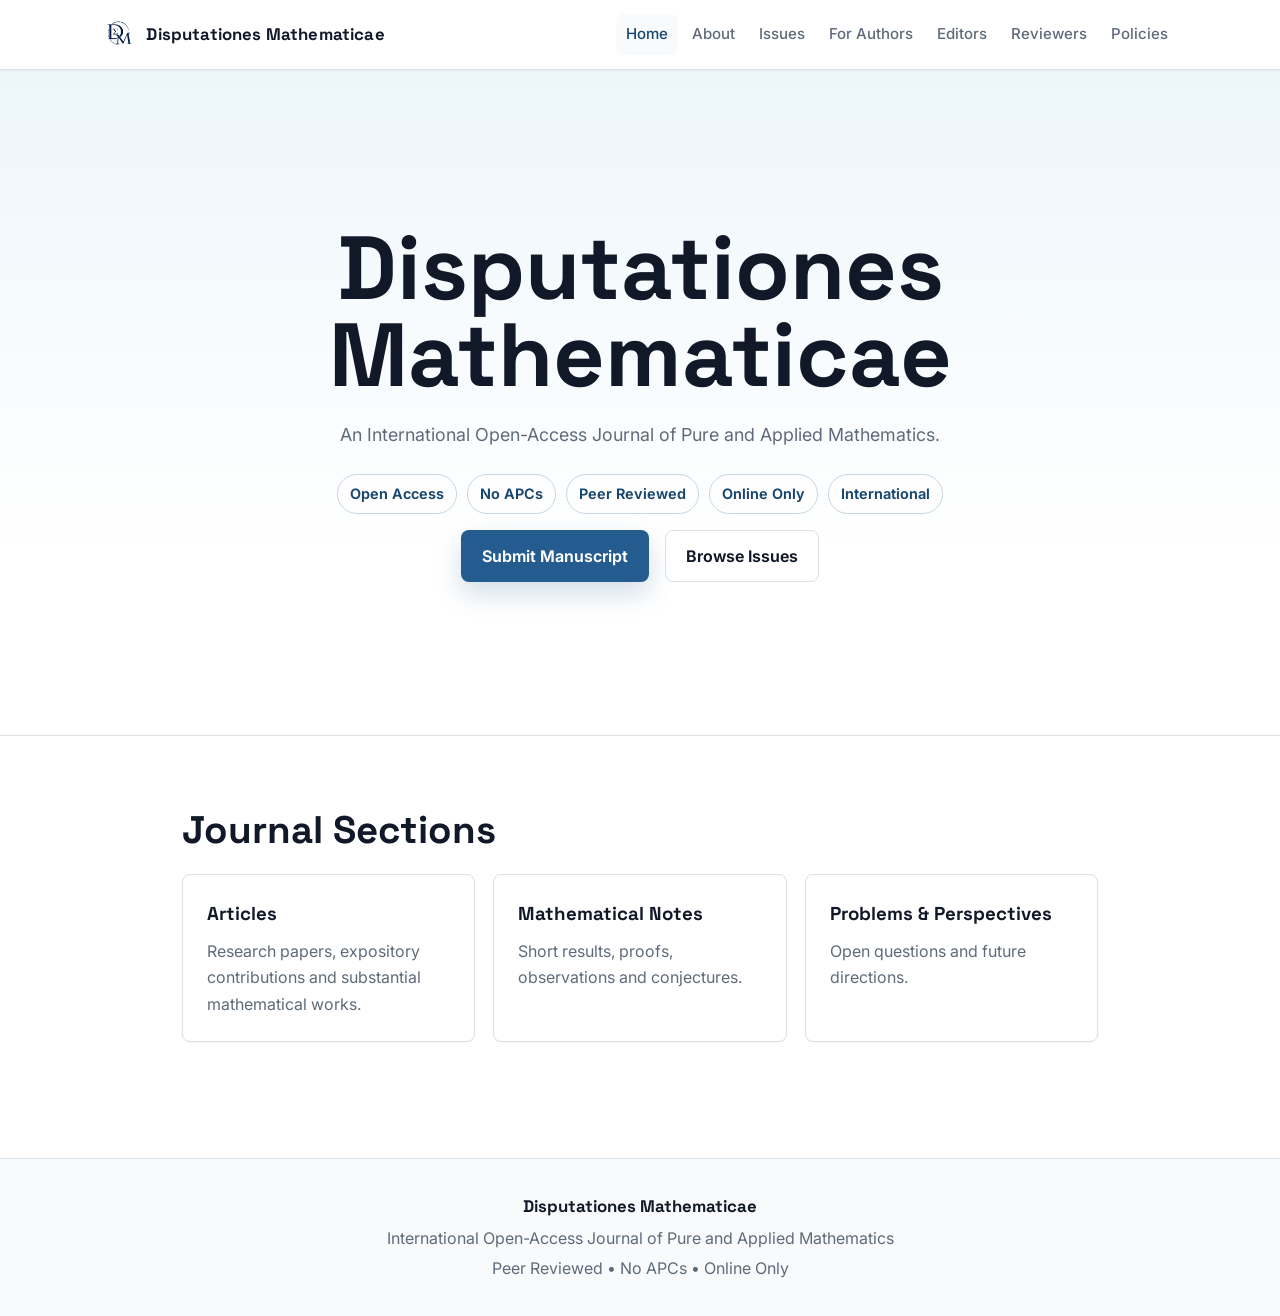
<file: index.html>
<!DOCTYPE html>
<html>
<head>
<meta name="google-site-verification" content="Rctnbd3dW9zkeMqwvPQSMzKxIvDn0W62sc-aDgZRasc" />
<script async src="https://pagead2.googlesyndication.com/pagead/js/adsbygoogle.js?client=ca-pub-8609435449754647"
crossorigin="anonymous"></script>
<meta charset='utf-8'>
<meta name='viewport' content='width=device-width,initial-scale=1'>
<title>Disputationes Mathematicae</title>
<link rel='icon' href='icon.ico' sizes='any'>
<link rel='apple-touch-icon' href='icon.png'>
<link rel='stylesheet' href='style.css'>
</head>
<body>
<div class="nav">
<div class="logo"><img src="icon.png" alt="" aria-hidden="true">Disputationes Mathematicae</div>
<div>
<a href="index.html">Home</a>
<a href="about.html">About</a>
<a href="issues.html">Issues</a>
<a href="authors.html">For Authors</a>
<a href="editors.html">Editors</a>
<a href="reviewers.html">Reviewers</a>
<a href="policies.html">Policies</a>
</div>
</div>

<section class='hero'>
<div>
<h1>Disputationes Mathematicae</h1>
<p>An International Open-Access Journal of Pure and Applied Mathematics.</p>
<div class="journal-badges">
<span>Open Access</span>
<span>No APCs</span>
<span>Peer Reviewed</span>
<span>Online Only</span>
<span>International</span>
</div>
<a class='btn primary' href='authors.html'>Submit Manuscript</a>
<a class='btn secondary' href='issues.html'>Browse Issues</a>
</div>
</section>
<section class='wrap'>
<h2>Journal Sections</h2>
<div class='cards'>
<div class='card'><h3>Articles</h3><p>Research papers, expository contributions and substantial mathematical works.</p></div>
<div class='card'><h3>Mathematical Notes</h3><p>Short results, proofs, observations and conjectures.</p></div>
<div class='card'><h3>Problems & Perspectives</h3><p>Open questions and future directions.</p></div>
</div>
</section>
<footer>
<p>Disputationes Mathematicae</p>
<p>International Open-Access Journal of Pure and Applied Mathematics</p>
<p>Peer Reviewed &bull; No APCs &bull; Online Only</p>
</footer>
<script src='script.js'></script>
</body>
</html>
</file>
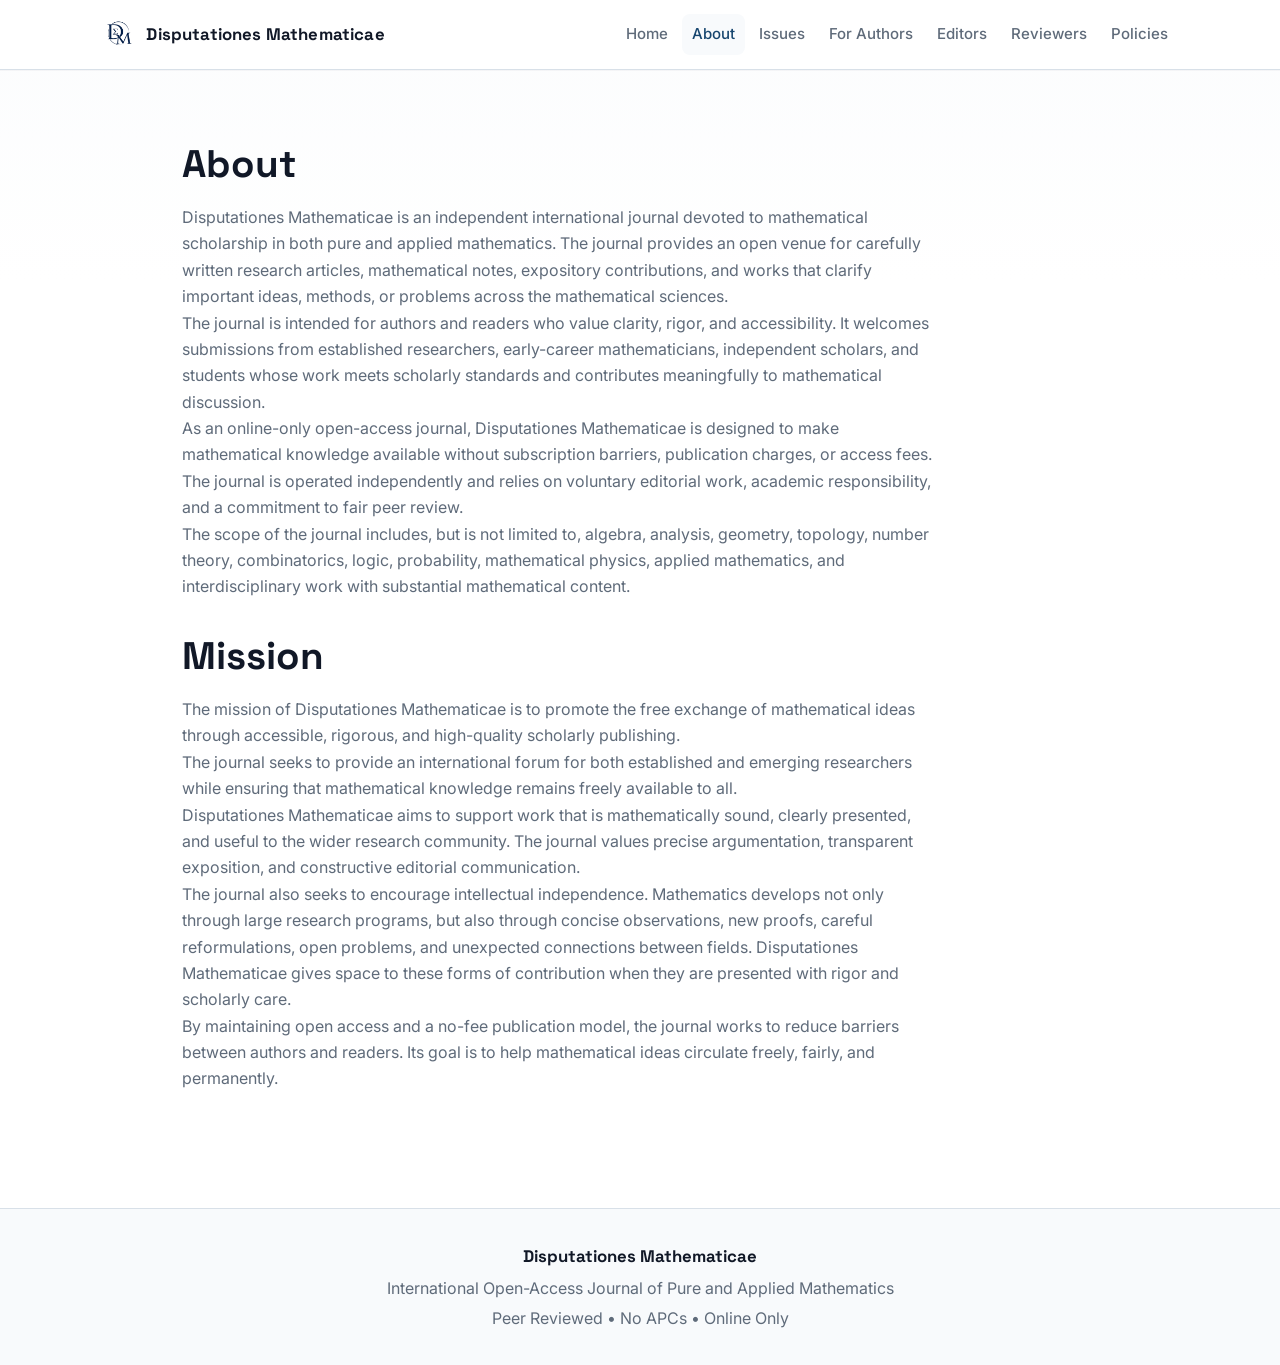
<file: about.html>
<!DOCTYPE html>
<html>
<head>
<script async src="https://pagead2.googlesyndication.com/pagead/js/adsbygoogle.js?client=ca-pub-8609435449754647"
crossorigin="anonymous"></script>
<meta charset='utf-8'>
<meta name='viewport' content='width=device-width,initial-scale=1'>
<title>About</title>
<link rel='icon' href='icon.ico' sizes='any'>
<link rel='apple-touch-icon' href='icon.png'>
<link rel='stylesheet' href='style.css'>
</head>
<body>
<div class="nav">
<div class="logo"><img src="icon.png" alt="" aria-hidden="true">Disputationes Mathematicae</div>
<div>
<a href="index.html">Home</a>
<a href="about.html">About</a>
<a href="issues.html">Issues</a>
<a href="authors.html">For Authors</a>
<a href="editors.html">Editors</a>
<a href="reviewers.html">Reviewers</a>
<a href="policies.html">Policies</a>
</div>
</div>
<section class='wrap'>
<div class='content-section'>
<h2>About</h2>
<p>Disputationes Mathematicae is an independent international journal devoted to mathematical scholarship in both pure and applied mathematics. The journal provides an open venue for carefully written research articles, mathematical notes, expository contributions, and works that clarify important ideas, methods, or problems across the mathematical sciences.</p>
<p>The journal is intended for authors and readers who value clarity, rigor, and accessibility. It welcomes submissions from established researchers, early-career mathematicians, independent scholars, and students whose work meets scholarly standards and contributes meaningfully to mathematical discussion.</p>
<p>As an online-only open-access journal, Disputationes Mathematicae is designed to make mathematical knowledge available without subscription barriers, publication charges, or access fees. The journal is operated independently and relies on voluntary editorial work, academic responsibility, and a commitment to fair peer review.</p>
<p>The scope of the journal includes, but is not limited to, algebra, analysis, geometry, topology, number theory, combinatorics, logic, probability, mathematical physics, applied mathematics, and interdisciplinary work with substantial mathematical content.</p>
</div>
<div class='content-section'>
<h2>Mission</h2>
<p>The mission of Disputationes Mathematicae is to promote the free exchange of mathematical ideas through accessible, rigorous, and high-quality scholarly publishing.</p>
<p>The journal seeks to provide an international forum for both established and emerging researchers while ensuring that mathematical knowledge remains freely available to all.</p>
<p>Disputationes Mathematicae aims to support work that is mathematically sound, clearly presented, and useful to the wider research community. The journal values precise argumentation, transparent exposition, and constructive editorial communication.</p>
<p>The journal also seeks to encourage intellectual independence. Mathematics develops not only through large research programs, but also through concise observations, new proofs, careful reformulations, open problems, and unexpected connections between fields. Disputationes Mathematicae gives space to these forms of contribution when they are presented with rigor and scholarly care.</p>
<p>By maintaining open access and a no-fee publication model, the journal works to reduce barriers between authors and readers. Its goal is to help mathematical ideas circulate freely, fairly, and permanently.</p>
</div>
</section>
<footer>
<p>Disputationes Mathematicae</p>
<p>International Open-Access Journal of Pure and Applied Mathematics</p>
<p>Peer Reviewed &bull; No APCs &bull; Online Only</p>
</footer>
<script src='script.js'></script>
</body>
</html>
</file>
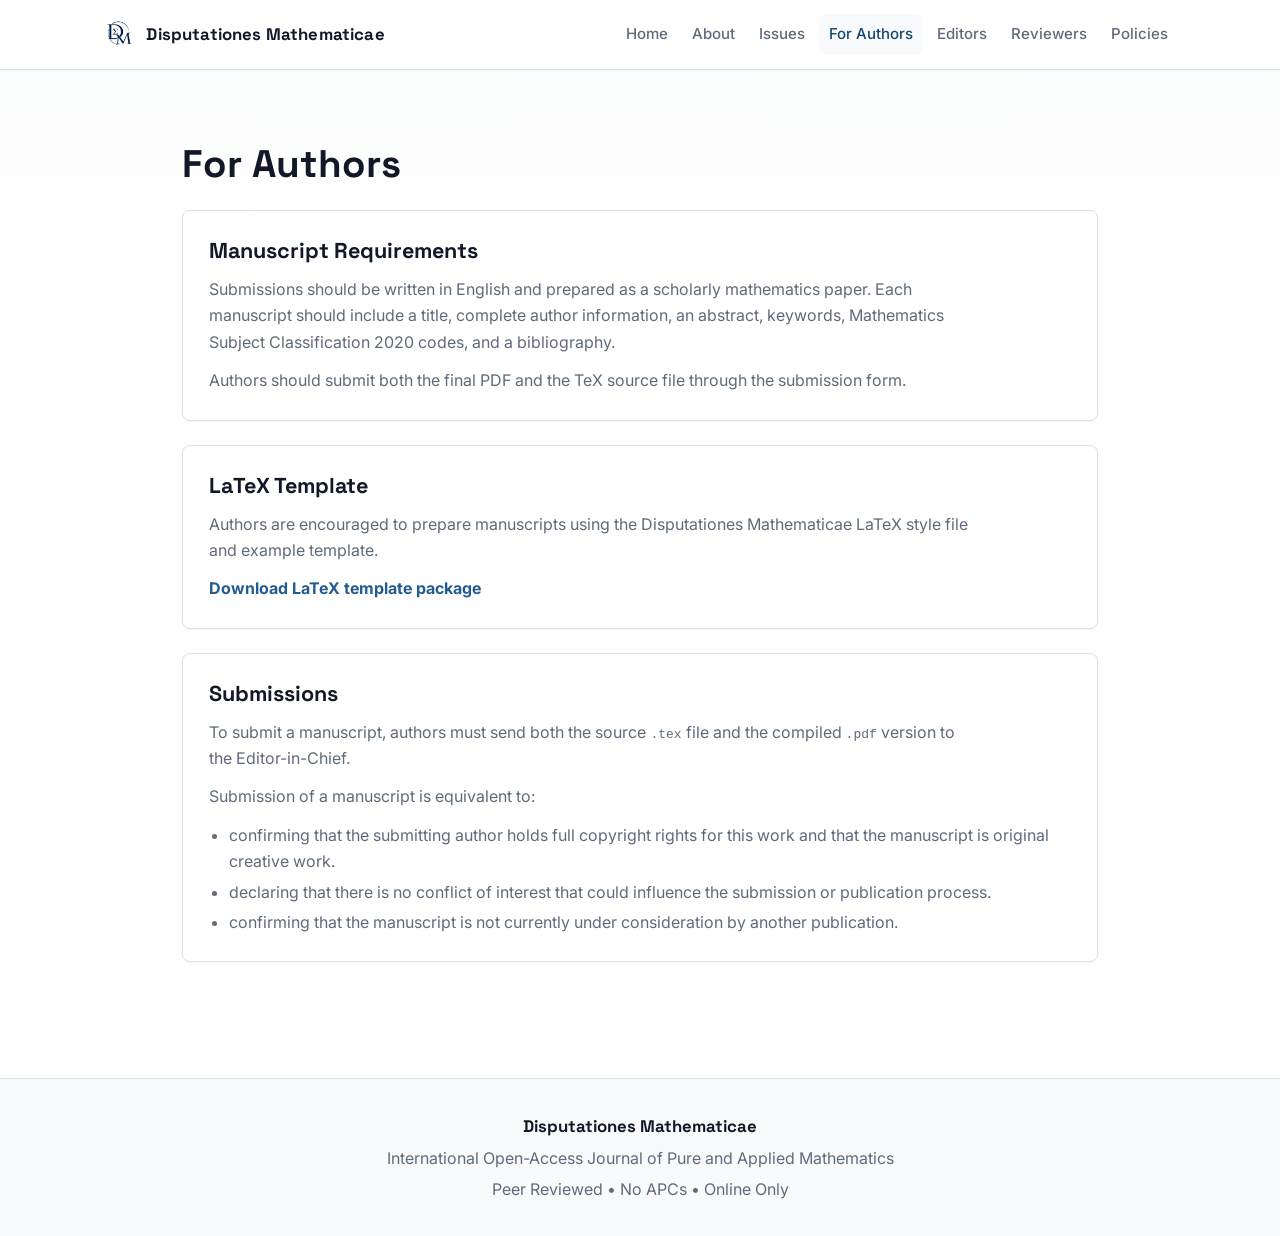
<file: authors.html>
<!DOCTYPE html>
<html>
<head>
<script async src="https://pagead2.googlesyndication.com/pagead/js/adsbygoogle.js?client=ca-pub-8609435449754647"
crossorigin="anonymous"></script>
<meta charset='utf-8'>
<meta name='viewport' content='width=device-width,initial-scale=1'>
<title>For Authors</title>
<link rel='icon' href='icon.ico' sizes='any'>
<link rel='apple-touch-icon' href='icon.png'>
<link rel='stylesheet' href='style.css'>
</head>
<body>
<div class="nav">
<div class="logo"><img src="icon.png" alt="" aria-hidden="true">Disputationes Mathematicae</div>
<div>
<a href="index.html">Home</a>
<a href="about.html">About</a>
<a href="issues.html">Issues</a>
<a href="authors.html">For Authors</a>
<a href="editors.html">Editors</a>
<a href="reviewers.html">Reviewers</a>
<a href="policies.html">Policies</a>
</div>
</div>
<section class='wrap'>
<h2>For Authors</h2>
<div class='policy-grid'>
<article class='policy-section'>
<h3>Manuscript Requirements</h3>
<p>Submissions should be written in English and prepared as a scholarly mathematics paper. Each manuscript should include a title, complete author information, an abstract, keywords, Mathematics Subject Classification 2020 codes, and a bibliography.</p>
<p>Authors should submit both the final PDF and the TeX source file through the submission form.</p>
</article>
<article class='policy-section'>
<h3>LaTeX Template</h3>
<p>Authors are encouraged to prepare manuscripts using the Disputationes Mathematicae LaTeX style file and example template.</p>
<p><a class='text-link' href='format.zip' download>Download LaTeX template package</a></p>
</article>
<article class='policy-section'>
<h3>Submissions</h3>
<p>
    To submit a manuscript, authors must send both the source <code>.tex</code> file and the compiled <code>.pdf</code> version to the Editor-in-Chief.
</p>

<p>
    Submission of a manuscript is equivalent to:
</p>

<ul>
    <li>confirming that the submitting author holds full copyright rights for this work and that the manuscript is original creative work.</li>
    <li>declaring that there is no conflict of interest that could influence the submission or publication process.</li>
    <li>confirming that the manuscript is not currently under consideration by another publication.</li>
</ul>
</article>
</div>
</section>
<footer>
<p>Disputationes Mathematicae</p>
<p>International Open-Access Journal of Pure and Applied Mathematics</p>
<p>Peer Reviewed &bull; No APCs &bull; Online Only</p>
</footer>
<script src='script.js'></script>
</body>
</html>
</file>
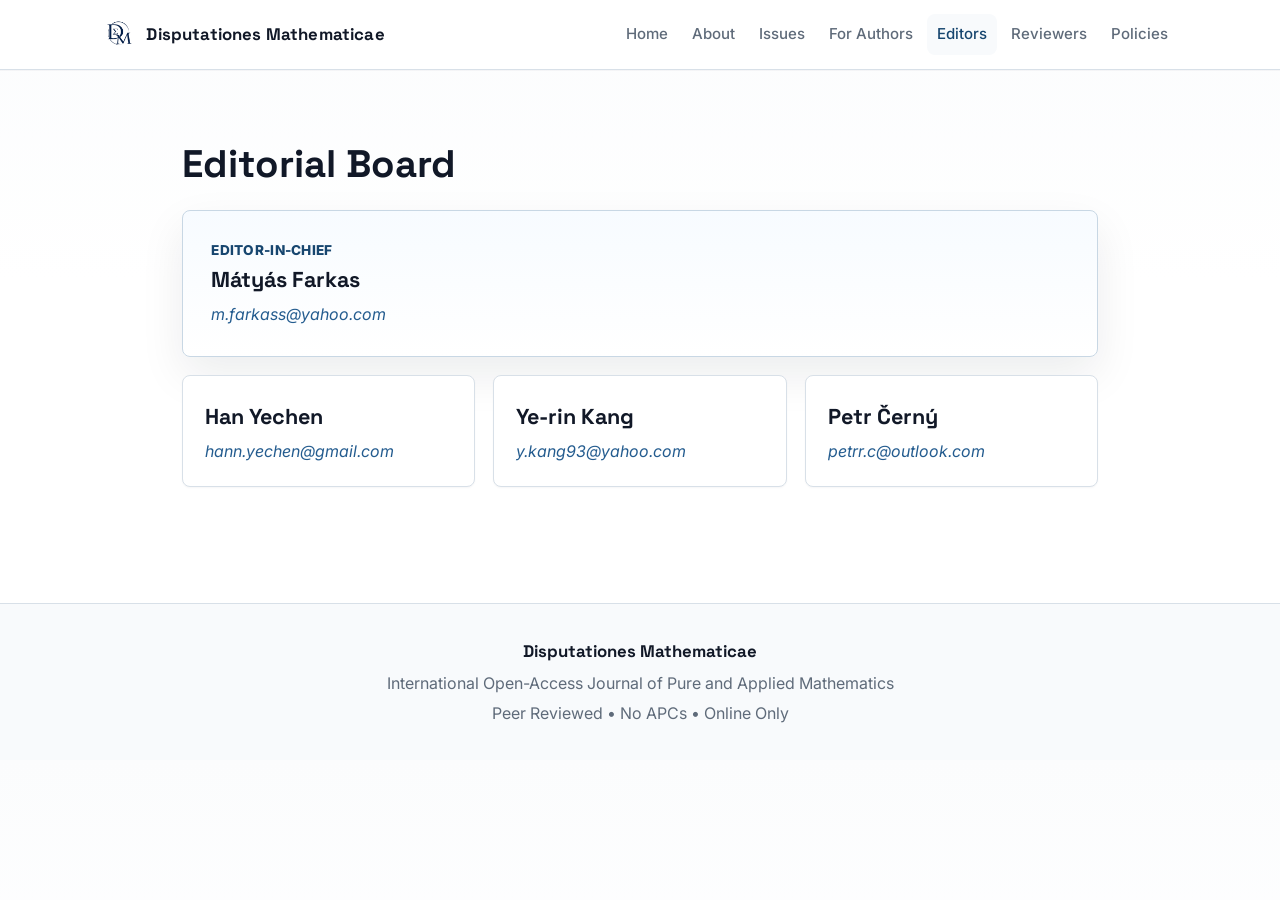
<file: editors.html>
<!DOCTYPE html>
<html>
<head>
<script async src="https://pagead2.googlesyndication.com/pagead/js/adsbygoogle.js?client=ca-pub-8609435449754647"
crossorigin="anonymous"></script>
<meta charset='utf-8'>
<meta name='viewport' content='width=device-width,initial-scale=1'>
<title>Editors</title>
<link rel='icon' href='icon.ico' sizes='any'>
<link rel='apple-touch-icon' href='icon.png'>
<link rel='stylesheet' href='style.css'>
</head>
<body>
<div class="nav">
<div class="logo"><img src="icon.png" alt="" aria-hidden="true">Disputationes Mathematicae</div>
<div>
<a href="index.html">Home</a>
<a href="about.html">About</a>
<a href="issues.html">Issues</a>
<a href="authors.html">For Authors</a>
<a href="editors.html">Editors</a>
<a href="reviewers.html">Reviewers</a>
<a href="policies.html">Policies</a>
</div>
</div>
<section class='wrap'>
<h2>Editorial Board</h2>
<div class='editor-chief'>
<p>Editor-in-Chief</p>
<h3>Mátyás Farkas</h3>
<a href='mailto:m.farkass@yahoo.com'>m.farkass@yahoo.com</a>
</div>
<div class='editor-grid'>
<div class='editor-card'>
<h3>Han Yechen</h3>
<a href='mailto:hann.yechen@gmail.com'>hann.yechen@gmail.com</a>
</div>
<div class='editor-card'>
<h3>Ye-rin Kang</h3>
<a href='mailto:y.kang93@yahoo.com'>y.kang93@yahoo.com</a>
</div>
<div class='editor-card'>
<h3>Petr Černý</h3>
<a href='mailto:petrr.c@outlook.com'>petrr.c@outlook.com</a>
</div>
</div>
</section>
<footer>
<p>Disputationes Mathematicae</p>
<p>International Open-Access Journal of Pure and Applied Mathematics</p>
<p>Peer Reviewed &bull; No APCs &bull; Online Only</p>
</footer>
<script src='script.js'></script>
</body>
</html>
</file>
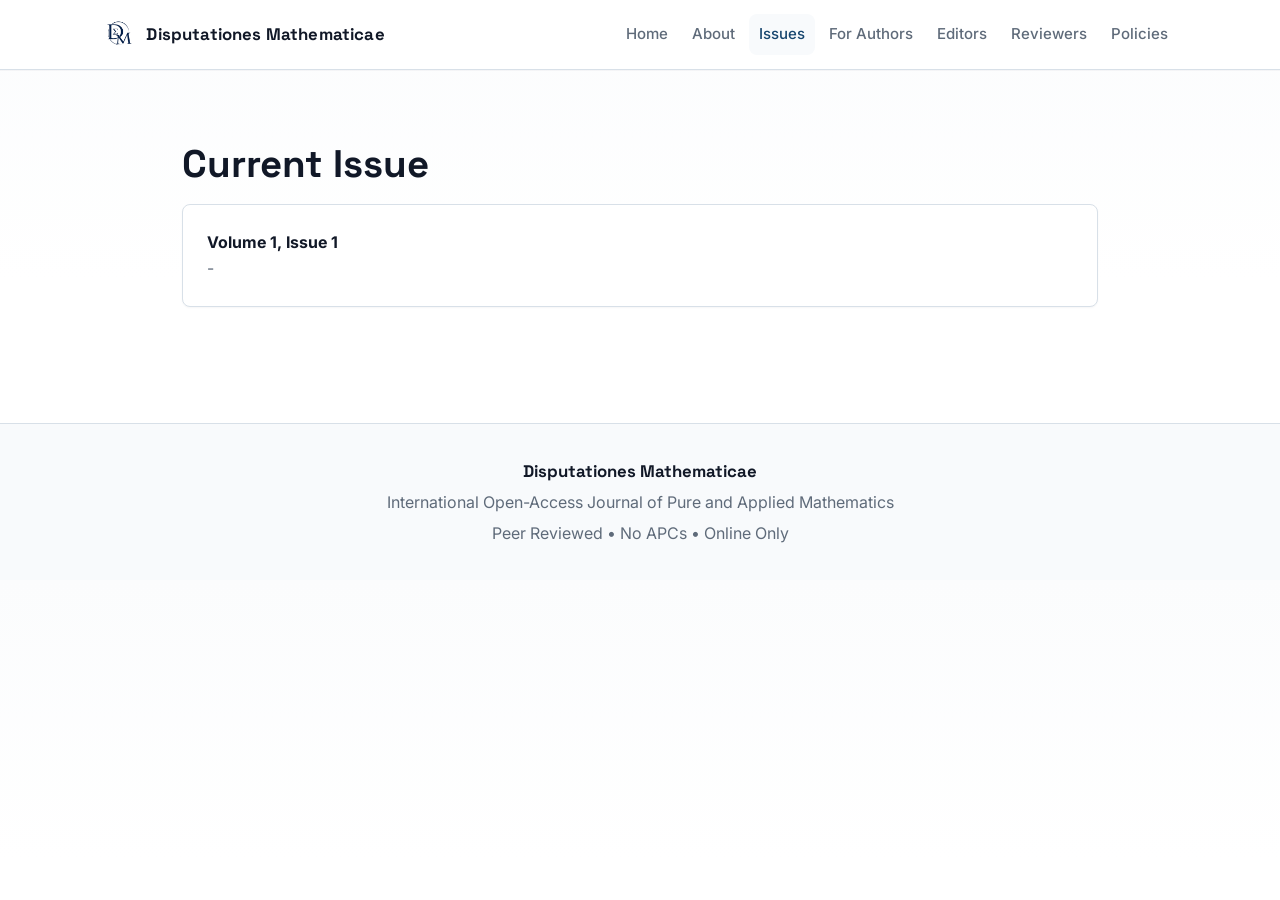
<file: issues.html>
<!DOCTYPE html>
<html>
<head>
<script async src="https://pagead2.googlesyndication.com/pagead/js/adsbygoogle.js?client=ca-pub-8609435449754647"
crossorigin="anonymous"></script>
<meta charset='utf-8'>
<meta name='viewport' content='width=device-width,initial-scale=1'>
<title>Issues</title>
<link rel='icon' href='icon.ico' sizes='any'>
<link rel='apple-touch-icon' href='icon.png'>
<link rel='stylesheet' href='style.css'>
</head>
<body>
<div class="nav">
<div class="logo"><img src="icon.png" alt="" aria-hidden="true">Disputationes Mathematicae</div>
<div>
<a href="index.html">Home</a>
<a href="about.html">About</a>
<a href="issues.html">Issues</a>
<a href="authors.html">For Authors</a>
<a href="editors.html">Editors</a>
<a href="reviewers.html">Reviewers</a>
<a href="policies.html">Policies</a>
</div>
</div>
<section class='wrap'><h2>Current Issue</h2><div class='card'><b>Volume 1, Issue 1</b><p>-</p></div></section>
<footer>
<p>Disputationes Mathematicae</p>
<p>International Open-Access Journal of Pure and Applied Mathematics</p>
<p>Peer Reviewed &bull; No APCs &bull; Online Only</p>
</footer>
<script src='script.js'></script>
</body>
</html>
</file>
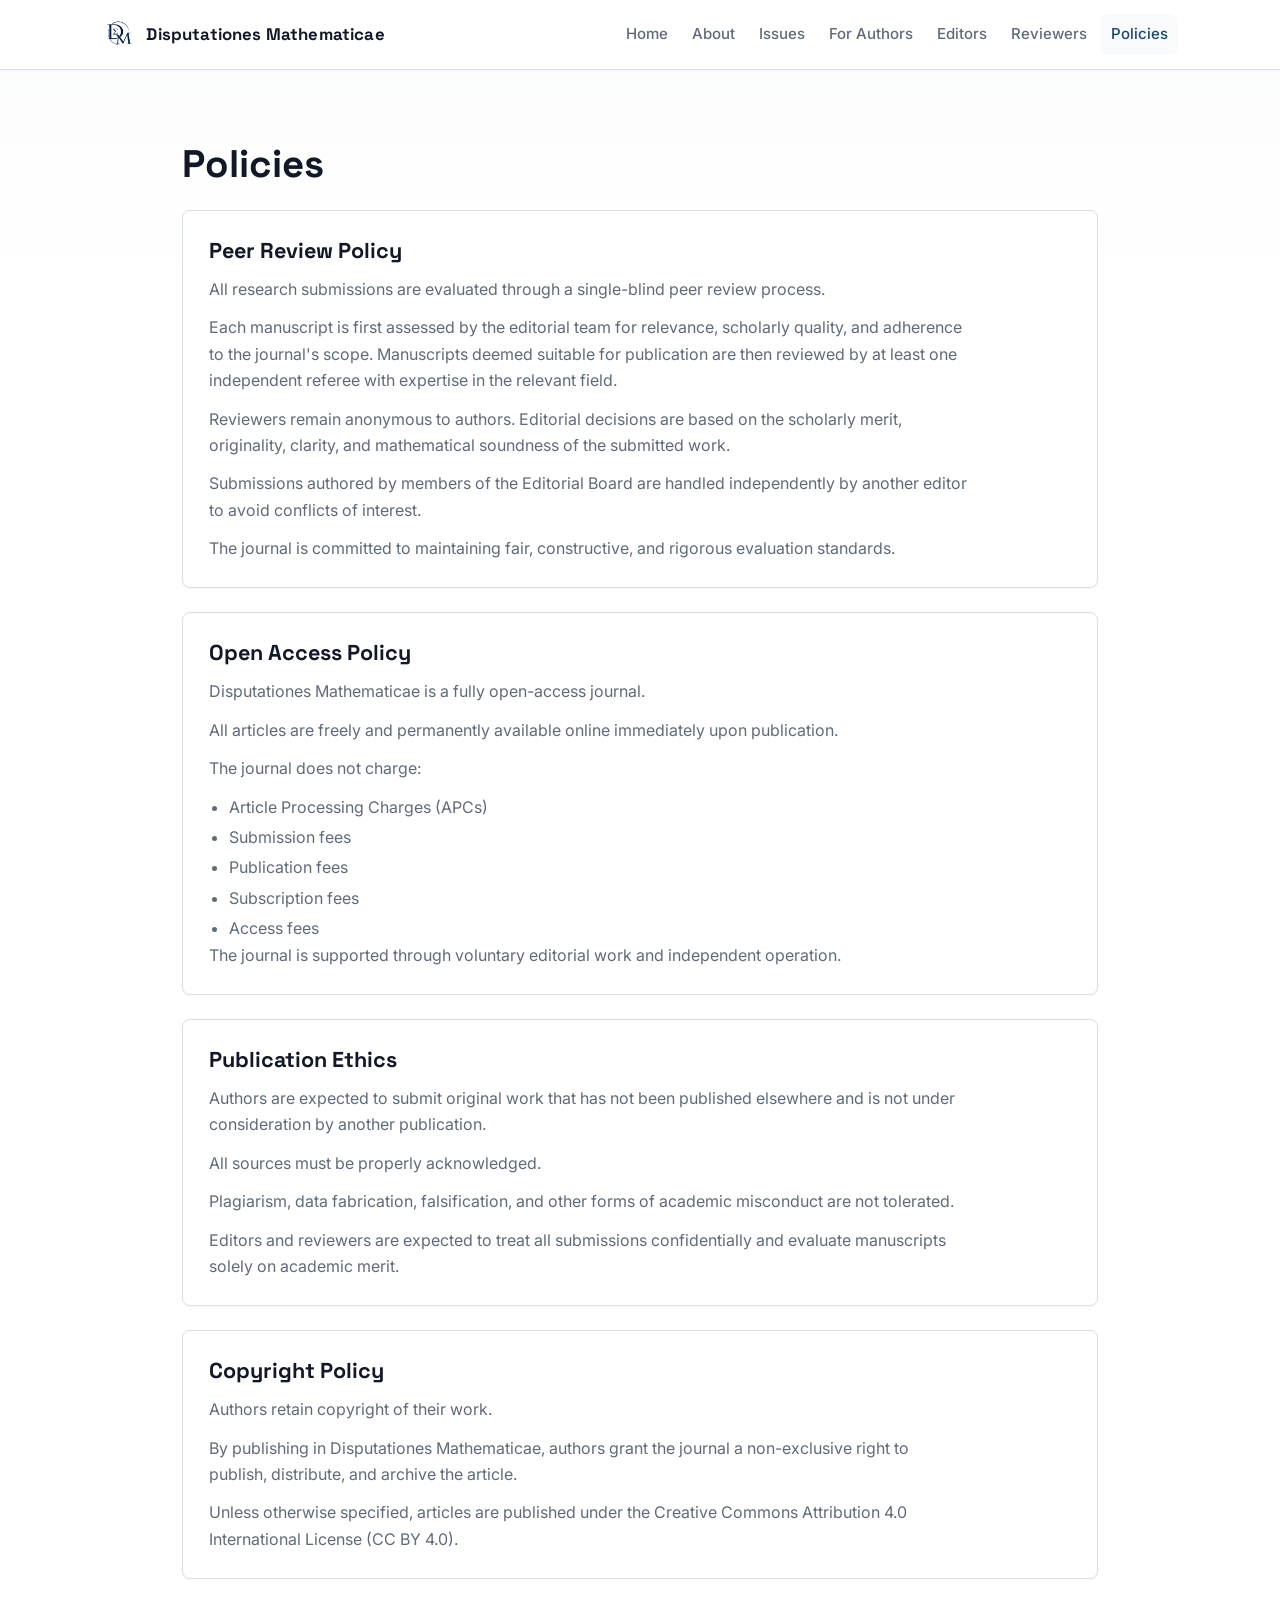
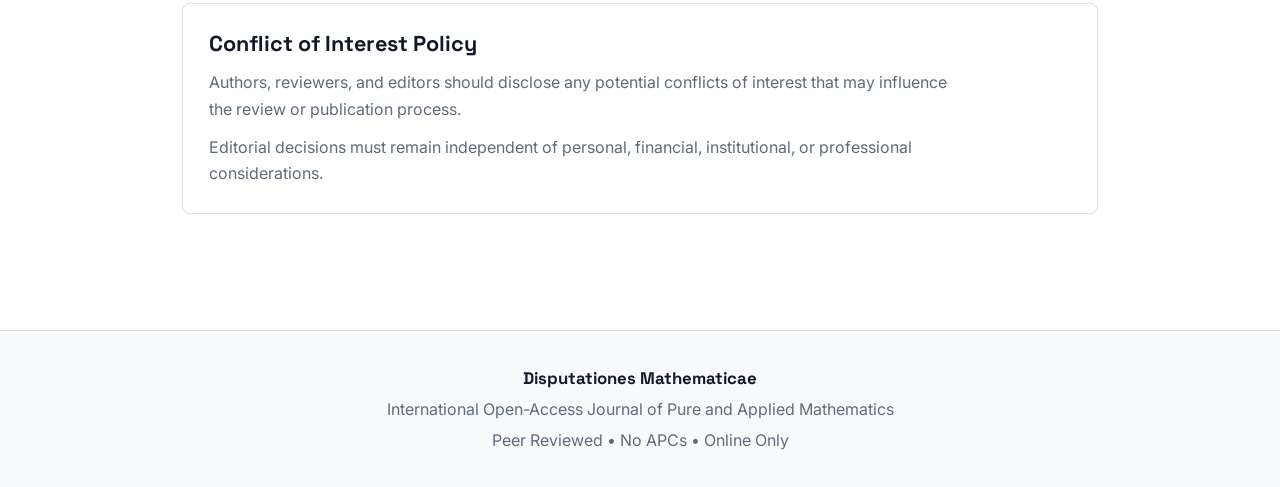
<file: policies.html>
<!DOCTYPE html>
<html>
<head>
<script async src="https://pagead2.googlesyndication.com/pagead/js/adsbygoogle.js?client=ca-pub-8609435449754647"
crossorigin="anonymous"></script>
<meta charset='utf-8'>
<meta name='viewport' content='width=device-width,initial-scale=1'>
<title>Policies</title>
<link rel='icon' href='icon.ico' sizes='any'>
<link rel='apple-touch-icon' href='icon.png'>
<link rel='stylesheet' href='style.css'>
</head>
<body>
<div class="nav">
<div class="logo"><img src="icon.png" alt="" aria-hidden="true">Disputationes Mathematicae</div>
<div>
<a href="index.html">Home</a>
<a href="about.html">About</a>
<a href="issues.html">Issues</a>
<a href="authors.html">For Authors</a>
<a href="editors.html">Editors</a>
<a href="reviewers.html">Reviewers</a>
<a href="policies.html">Policies</a>
</div>
</div>
<section class='wrap'>
<h2>Policies</h2>
<div class='policy-grid'>
<article class='policy-section'>
<h3>Peer Review Policy</h3>
<p>All research submissions are evaluated through a single-blind peer review process.</p>
<p>Each manuscript is first assessed by the editorial team for relevance, scholarly quality, and adherence to the journal's scope. Manuscripts deemed suitable for publication are then reviewed by at least one independent referee with expertise in the relevant field.</p>
<p>Reviewers remain anonymous to authors. Editorial decisions are based on the scholarly merit, originality, clarity, and mathematical soundness of the submitted work.</p>
<p>Submissions authored by members of the Editorial Board are handled independently by another editor to avoid conflicts of interest.</p>
<p>The journal is committed to maintaining fair, constructive, and rigorous evaluation standards.</p>
</article>
<article class='policy-section'>
<h3>Open Access Policy</h3>
<p>Disputationes Mathematicae is a fully open-access journal.</p>
<p>All articles are freely and permanently available online immediately upon publication.</p>
<p>The journal does not charge:</p>
<ul>
<li>Article Processing Charges (APCs)</li>
<li>Submission fees</li>
<li>Publication fees</li>
<li>Subscription fees</li>
<li>Access fees</li>
</ul>
<p>The journal is supported through voluntary editorial work and independent operation.</p>
</article>
<article class='policy-section'>
<h3>Publication Ethics</h3>
<p>Authors are expected to submit original work that has not been published elsewhere and is not under consideration by another publication.</p>
<p>All sources must be properly acknowledged.</p>
<p>Plagiarism, data fabrication, falsification, and other forms of academic misconduct are not tolerated.</p>
<p>Editors and reviewers are expected to treat all submissions confidentially and evaluate manuscripts solely on academic merit.</p>
</article>
<article class='policy-section'>
<h3>Copyright Policy</h3>
<p>Authors retain copyright of their work.</p>
<p>By publishing in Disputationes Mathematicae, authors grant the journal a non-exclusive right to publish, distribute, and archive the article.</p>
<p>Unless otherwise specified, articles are published under the Creative Commons Attribution 4.0 International License (CC BY 4.0).</p>
</article>
<article class='policy-section'>
<h3>Conflict of Interest Policy</h3>
<p>Authors, reviewers, and editors should disclose any potential conflicts of interest that may influence the review or publication process.</p>
<p>Editorial decisions must remain independent of personal, financial, institutional, or professional considerations.</p>
</article>
</div>
</section>
<footer>
<p>Disputationes Mathematicae</p>
<p>International Open-Access Journal of Pure and Applied Mathematics</p>
<p>Peer Reviewed &bull; No APCs &bull; Online Only</p>
</footer>
<script src='script.js'></script>
</body>
</html>
</file>
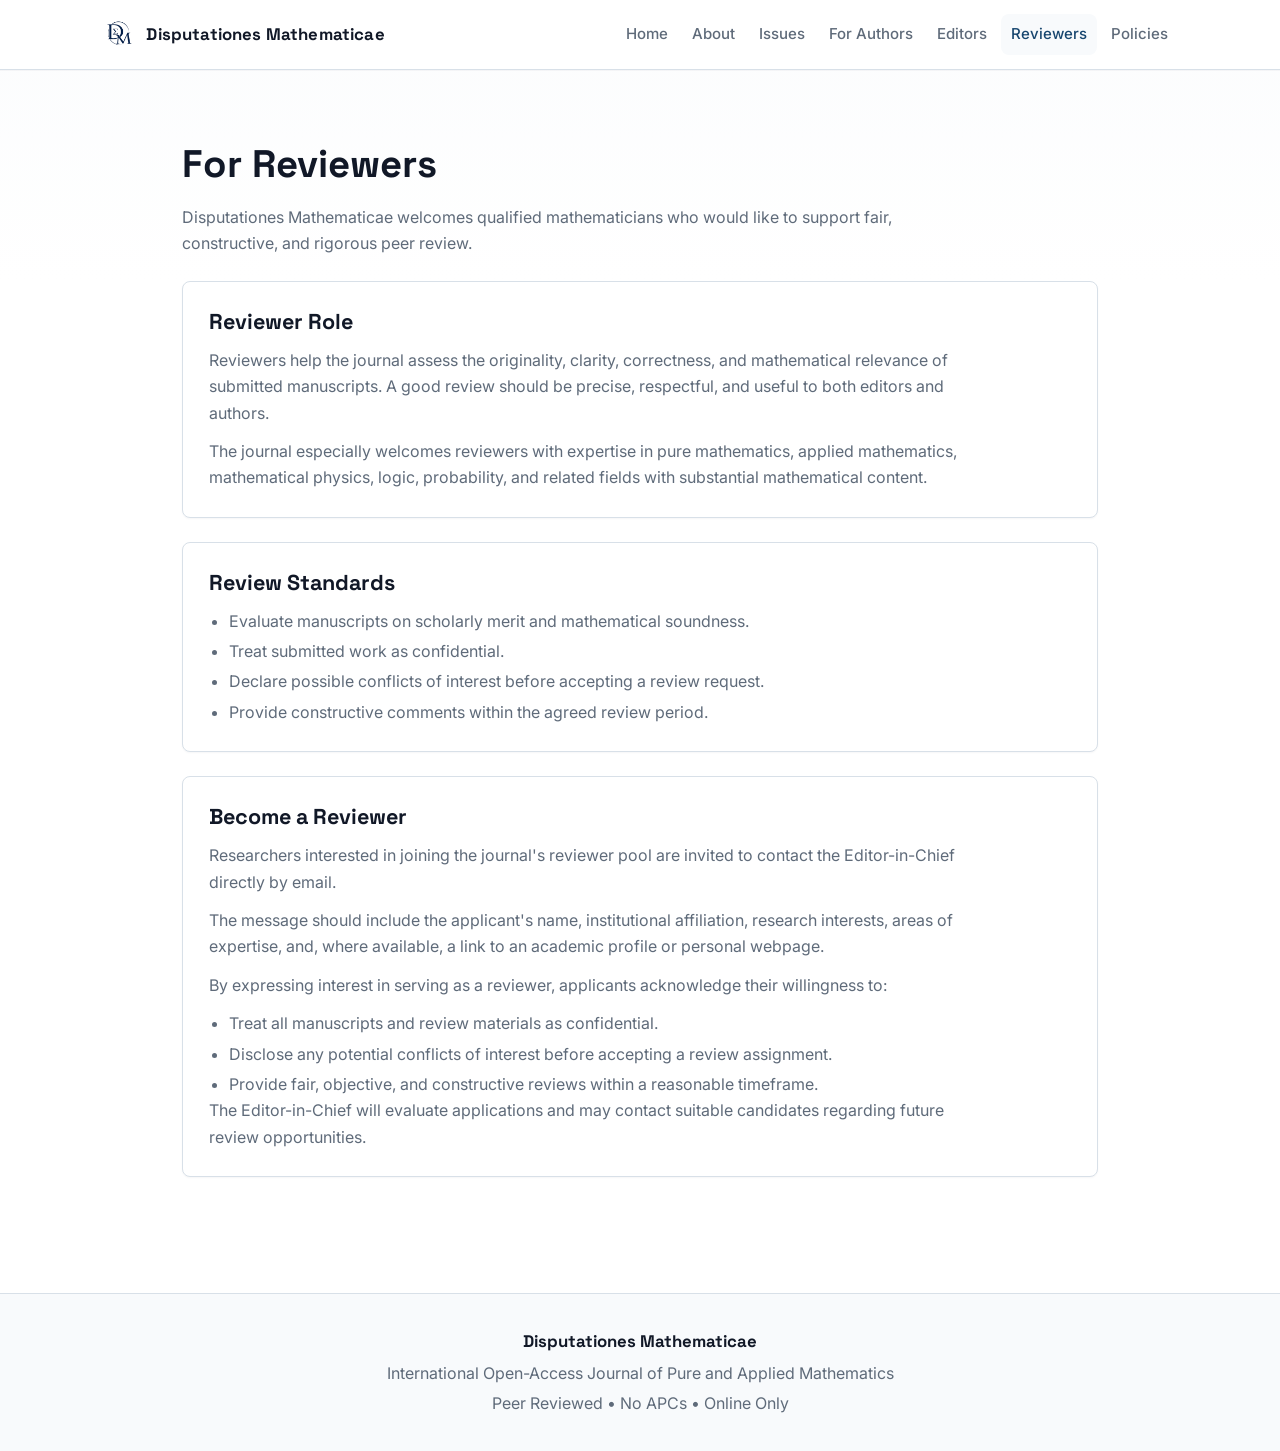
<file: reviewers.html>
<!DOCTYPE html>
<html>
<head>
<script async src="https://pagead2.googlesyndication.com/pagead/js/adsbygoogle.js?client=ca-pub-8609435449754647"
crossorigin="anonymous"></script>
<meta charset='utf-8'>
<meta name='viewport' content='width=device-width,initial-scale=1'>
<title>Reviewers</title>
<link rel='icon' href='icon.ico' sizes='any'>
<link rel='apple-touch-icon' href='icon.png'>
<link rel='stylesheet' href='style.css'>
</head>
<body>
<div class="nav">
<div class="logo"><img src="icon.png" alt="" aria-hidden="true">Disputationes Mathematicae</div>
<div>
<a href="index.html">Home</a>
<a href="about.html">About</a>
<a href="issues.html">Issues</a>
<a href="authors.html">For Authors</a>
<a href="editors.html">Editors</a>
<a href="reviewers.html">Reviewers</a>
<a href="policies.html">Policies</a>
</div>
</div>
<section class='wrap'>
<h2>For Reviewers</h2>
<p>Disputationes Mathematicae welcomes qualified mathematicians who would like to support fair, constructive, and rigorous peer review.</p>
<div class='policy-grid'>
<article class='policy-section'>
<h3>Reviewer Role</h3>
<p>Reviewers help the journal assess the originality, clarity, correctness, and mathematical relevance of submitted manuscripts. A good review should be precise, respectful, and useful to both editors and authors.</p>
<p>The journal especially welcomes reviewers with expertise in pure mathematics, applied mathematics, mathematical physics, logic, probability, and related fields with substantial mathematical content.</p>
</article>
<article class='policy-section'>
<h3>Review Standards</h3>
<ul>
<li>Evaluate manuscripts on scholarly merit and mathematical soundness.</li>
<li>Treat submitted work as confidential.</li>
<li>Declare possible conflicts of interest before accepting a review request.</li>
<li>Provide constructive comments within the agreed review period.</li>
</ul>
</article>
<article class='policy-section'>
    <h3>Become a Reviewer</h2>

<p>
    Researchers interested in joining the journal's reviewer pool are invited to contact the Editor-in-Chief directly by email.
</p>

<p>
    The message should include the applicant's name, institutional affiliation, research interests, areas of expertise, and, where available, a link to an academic profile or personal webpage.
</p>

<p>
    By expressing interest in serving as a reviewer, applicants acknowledge their willingness to:
</p>

<ul>
    <li>Treat all manuscripts and review materials as confidential.</li>
    <li>Disclose any potential conflicts of interest before accepting a review assignment.</li>
    <li>Provide fair, objective, and constructive reviews within a reasonable timeframe.</li>
</ul>

<p>
    The Editor-in-Chief will evaluate applications and may contact suitable candidates regarding future review opportunities.
</p>

</div>
</section>
<footer>
<p>Disputationes Mathematicae</p>
<p>International Open-Access Journal of Pure and Applied Mathematics</p>
<p>Peer Reviewed &bull; No APCs &bull; Online Only</p>
</footer>
<script src='script.js'></script>
</body>
</html>
</file>
<file: style.css>
@import url('https://fonts.googleapis.com/css2?family=Inter:wght@300;400;500;600;700&family=Space+Grotesk:wght@400;500;700&display=swap');

:root {
  --bg: #ffffff;
  --soft: #f8fafc;
  --paper: #ffffff;
  --text: #111827;
  --muted: #5f6b7a;
  --accent: #245c8f;
  --accent-dark: #17466f;
  --border: #d8e0e8;
  --ring: rgba(36, 92, 143, .18);
  --shadow: 0 18px 45px rgba(17, 24, 39, .08);
}

* {
  margin: 0;
  padding: 0;
  box-sizing: border-box;
}

html {
  scroll-behavior: smooth;
}

body {
  font-family: Inter, Arial, sans-serif;
  color: var(--text);
  background: linear-gradient(180deg, #fbfcfd 0%, #fff 280px);
  line-height: 1.65;
}

.nav {
  position: sticky;
  top: 0;
  z-index: 10;
  background: rgba(255, 255, 255, .92);
  backdrop-filter: blur(14px);
  border-bottom: 1px solid var(--border);
  padding: 14px 8%;
  display: flex;
  align-items: center;
  justify-content: space-between;
  gap: 24px;
  box-shadow: 0 1px 0 rgba(17, 24, 39, .03);
}

.nav > div:last-child {
  display: flex;
  align-items: center;
  gap: 4px;
  flex-wrap: wrap;
  justify-content: flex-end;
}

.nav a {
  text-decoration: none;
  color: var(--muted);
  padding: 8px 10px;
  border-radius: 8px;
  font-size: .94rem;
  font-weight: 500;
  transition: background .2s ease, color .2s ease;
}

.nav a:hover,
.nav a.active {
  background: var(--soft);
  color: var(--accent-dark);
}

.logo {
  display: inline-flex;
  align-items: center;
  gap: 10px;
  font-family: "Space Grotesk", Inter, sans-serif;
  font-weight: 700;
  font-size: 1.05rem;
  letter-spacing: .01em;
  white-space: nowrap;
}

.logo img {
  width: 34px;
  height: 34px;
  border-radius: 8px;
  object-fit: cover;
}

.hero {
  min-height: 74vh;
  display: flex;
  align-items: center;
  justify-content: center;
  text-align: center;
  padding: 72px 8% 64px;
  background: linear-gradient(180deg, #edf6fb 0%, #fff 72%);
  border-bottom: 1px solid var(--border);
}

.hero > div {
  max-width: 980px;
}

.hero h1 {
  font-family: "Space Grotesk", Inter, sans-serif;
  font-size: clamp(2.75rem, 7vw, 5.75rem);
  line-height: .98;
  margin-bottom: 20px;
}

.hero p {
  max-width: 720px;
  margin: 0 auto 24px;
  color: var(--muted);
  font-size: 1.12rem;
}

.journal-badges {
  display: flex;
  justify-content: center;
  flex-wrap: wrap;
  gap: 10px;
  margin: 24px auto 10px;
}

.journal-badges span {
  display: inline-flex;
  align-items: center;
  min-height: 34px;
  padding: 7px 12px;
  border: 1px solid #c8d7e4;
  border-radius: 999px;
  background: rgba(255, 255, 255, .72);
  color: var(--accent-dark);
  font-size: .9rem;
  font-weight: 650;
}

.btn {
  display: inline-flex;
  align-items: center;
  justify-content: center;
  min-height: 46px;
  padding: 12px 20px;
  border-radius: 8px;
  text-decoration: none;
  margin: 6px;
  border: 1px solid transparent;
  font-weight: 650;
  cursor: pointer;
  transition: transform .18s ease, box-shadow .18s ease, background .18s ease, border-color .18s ease;
}

.btn:hover {
  transform: translateY(-2px);
}

.primary {
  background: var(--accent);
  color: white;
  box-shadow: 0 12px 26px rgba(36, 92, 143, .2);
}

.primary:hover {
  background: var(--accent-dark);
}

.btn:disabled,
.btn:disabled:hover {
  background: #9ca3af;
  color: #fff;
  box-shadow: none;
  cursor: not-allowed;
  transform: none;
}

.secondary {
  border-color: var(--border);
  color: var(--text);
  background: #fff;
}

.secondary:hover {
  border-color: #b9c7d4;
  box-shadow: 0 10px 24px rgba(17, 24, 39, .06);
}

.wrap {
  width: min(1120px, 100%);
  margin: 0 auto;
  padding: 72px 8%;
}

.wrap p {
  color: var(--muted);
  max-width: 760px;
}

.content-section + .content-section {
  margin-top: 34px;
}

.policy-grid {
  display: grid;
  gap: 24px;
  margin-top: 24px;
}

.policy-section {
  padding: 26px;
  border: 1px solid var(--border);
  border-radius: 8px;
  background: var(--paper);
  box-shadow: 0 1px 2px rgba(17, 24, 39, .04);
}

.policy-section h3 {
  font-family: "Space Grotesk", Inter, sans-serif;
  font-size: 1.35rem;
  line-height: 1.25;
  margin-bottom: 12px;
}

.policy-section p + p {
  margin-top: 12px;
}

.policy-section ul {
  margin: 12px 0 0 20px;
  color: var(--muted);
}

.policy-section li + li {
  margin-top: 4px;
}

.text-link {
  color: var(--accent);
  font-weight: 700;
  text-decoration: none;
}

.text-link:hover {
  color: var(--accent-dark);
  text-decoration: underline;
}

.editor-chief {
  margin-top: 24px;
  padding: 28px;
  border: 1px solid #c8d7e4;
  border-radius: 8px;
  background: linear-gradient(180deg, #f7fbff 0%, #fff 100%);
  box-shadow: var(--shadow);
}

.editor-chief p {
  color: var(--accent-dark);
  font-weight: 800;
  letter-spacing: .02em;
  text-transform: uppercase;
  font-size: .85rem;
}

.editor-chief h3,
.editor-card h3 {
  font-family: "Space Grotesk", Inter, sans-serif;
  font-size: 1.35rem;
  line-height: 1.2;
  margin-top: 6px;
}

.editor-chief a,
.editor-card a {
  display: inline-flex;
  margin-top: 8px;
  color: var(--accent);
  font-style: italic;
  text-decoration: none;
  word-break: break-word;
}

.editor-chief a:hover,
.editor-card a:hover {
  color: var(--accent-dark);
  text-decoration: underline;
}

.editor-grid {
  display: grid;
  grid-template-columns: repeat(auto-fit, minmax(220px, 1fr));
  gap: 18px;
  margin-top: 18px;
}

.editor-card {
  padding: 22px;
  border: 1px solid var(--border);
  border-radius: 8px;
  background: var(--paper);
  box-shadow: 0 1px 2px rgba(17, 24, 39, .04);
}

.cards {
  display: grid;
  grid-template-columns: repeat(auto-fit, minmax(240px, 1fr));
  gap: 18px;
  margin-top: 22px;
}

.card {
  border: 1px solid var(--border);
  padding: 24px;
  border-radius: 8px;
  background: var(--paper);
  box-shadow: 0 1px 2px rgba(17, 24, 39, .04);
  transition: transform .2s ease, box-shadow .2s ease, border-color .2s ease;
}

.card:hover {
  transform: translateY(-4px);
  box-shadow: var(--shadow);
  border-color: #c5d2de;
}

.card h3 {
  font-family: "Space Grotesk", Inter, sans-serif;
  margin-bottom: 8px;
}

h2 {
  font-family: "Space Grotesk", Inter, sans-serif;
  font-size: clamp(1.8rem, 3vw, 2.5rem);
  line-height: 1.15;
  margin-bottom: 18px;
}

footer {
  padding: 34px 8%;
  text-align: center;
  border-top: 1px solid var(--border);
  margin-top: 44px;
  color: var(--muted);
  background: var(--soft);
}

footer p {
  max-width: none;
}

footer p:first-child {
  color: var(--text);
  font-family: "Space Grotesk", Inter, sans-serif;
  font-weight: 700;
  font-size: 1.05rem;
}

footer p + p {
  margin-top: 4px;
}

form {
  display: grid;
  gap: 16px;
  max-width: 780px;
  margin-top: 24px;
}

.field {
  display: grid;
  gap: 7px;
}

label {
  font-weight: 650;
  color: #1f2937;
}

.required-mark {
  color: #b42318;
  font-weight: 800;
}

input,
textarea {
  width: 100%;
  padding: 13px 14px;
  border: 1px solid var(--border);
  border-radius: 8px;
  background: #fff;
  color: var(--text);
  font: inherit;
  outline: none;
  transition: border-color .2s ease, box-shadow .2s ease;
}

input:focus,
textarea:focus {
  border-color: var(--accent);
  box-shadow: 0 0 0 4px var(--ring);
}

textarea {
  min-height: 150px;
  max-height: 260px;
  resize: none;
  overflow-y: auto;
}

input[type=file] {
  padding: 11px;
  background: var(--soft);
}

.check {
  display: flex;
  align-items: flex-start;
  gap: 10px;
  padding: 14px;
  border: 1px solid var(--border);
  border-radius: 8px;
  background: var(--soft);
}

.check input {
  width: 18px;
  height: 18px;
  margin-top: 4px;
  flex: 0 0 auto;
}

.check label {
  font-weight: 500;
  color: var(--text);
}

.field-hint {
  font-size: .9rem;
  color: var(--muted);
  margin-top: -2px;
}

.form-note {
  font-size: .94rem;
  color: var(--muted);
}

@media (max-width: 760px) {
  .nav {
    position: relative;
    align-items: flex-start;
    flex-direction: column;
    padding: 16px 6%;
    gap: 12px;
  }

  .nav > div:last-child {
    justify-content: flex-start;
  }

  .nav a {
    padding: 7px 8px;
    font-size: .9rem;
  }

  .hero {
    min-height: 0;
    padding: 62px 6%;
  }

  .wrap {
    padding: 54px 6%;
  }

  .btn {
    width: 100%;
    margin: 6px 0;
  }
}
</file>
